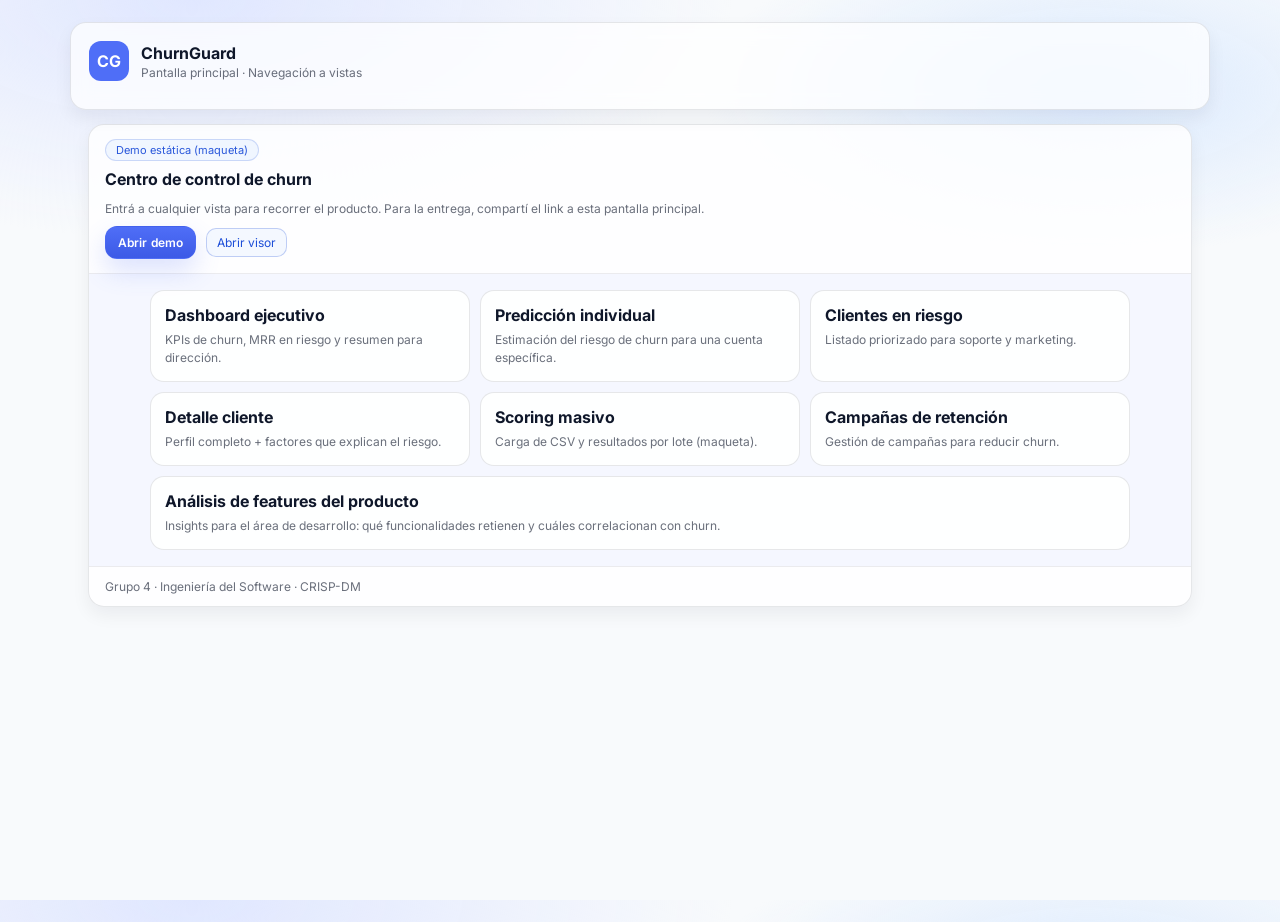
<file: UGR_INGENIERÍA DEL SOFTWARE_Grupo4-simple/UGR_IdS_TP_Grupo 4/Diseño/site/index.html>
<!DOCTYPE html>
<html lang="es">
<head>
  <meta charset="UTF-8" />
  <meta name="viewport" content="width=device-width,initial-scale=1" />
  <title>ChurnGuard — Inicio</title>
  <link rel="preconnect" href="https://fonts.googleapis.com" />
  <link rel="preconnect" href="https://fonts.gstatic.com" crossorigin />
  <link href="https://fonts.googleapis.com/css2?family=Inter:wght@400;500;600&display=swap" rel="stylesheet" />
  <link rel="stylesheet" href="./styles.css" />
</head>
<body>
  <header class="top">
    <div class="brand">
      <div class="brand__logo">CG</div>
      <div class="brand__text">
        <div class="brand__title">ChurnGuard</div>
        <div class="brand__sub">Pantalla principal · Navegación a vistas</div>
      </div>
    </div>
  </header>

  <main class="main">
    <section class="viewer landing">
      <div class="viewer__meta">
        <div class="landing__hero">
          <div class="landing__eyebrow">Demo estática (maqueta)</div>
          <div class="viewer__title">Centro de control de churn</div>
          <div class="viewer__hint">Entrá a cualquier vista para recorrer el producto. Para la entrega, compartí el link a esta pantalla principal.</div>
          <div class="landing__cta">
            <a class="btn" href="./viewer.html?view=dashboard_ejecutivo">Abrir demo</a>
            <a class="link" href="./viewer.html?view=dashboard_ejecutivo">Abrir visor</a>
          </div>
        </div>
      </div>

      <div class="viewer__frame">
        <div class="landing__wrap">
          <div class="landing__grid" aria-label="Vistas">
            <a class="landing__card" href="./viewer.html?view=dashboard_ejecutivo">
              <div class="landing__cardTitle">Dashboard ejecutivo</div>
              <div class="landing__cardBody">KPIs de churn, MRR en riesgo y resumen para dirección.</div>
            </a>
            <a class="landing__card" href="./viewer.html?view=prediccion_individual">
              <div class="landing__cardTitle">Predicción individual</div>
              <div class="landing__cardBody">Estimación del riesgo de churn para una cuenta específica.</div>
            </a>
            <a class="landing__card" href="./viewer.html?view=clientes_en_riesgo">
              <div class="landing__cardTitle">Clientes en riesgo</div>
              <div class="landing__cardBody">Listado priorizado para soporte y marketing.</div>
            </a>
            <a class="landing__card" href="./viewer.html?view=detalle_cliente">
              <div class="landing__cardTitle">Detalle cliente</div>
              <div class="landing__cardBody">Perfil completo + factores que explican el riesgo.</div>
            </a>
            <a class="landing__card" href="./viewer.html?view=scoring_masivo">
              <div class="landing__cardTitle">Scoring masivo</div>
              <div class="landing__cardBody">Carga de CSV y resultados por lote (maqueta).</div>
            </a>
            <a class="landing__card" href="./viewer.html?view=campanas_retencion">
              <div class="landing__cardTitle">Campañas de retención</div>
              <div class="landing__cardBody">Gestión de campañas para reducir churn.</div>
            </a>
            <a class="landing__card landing__cardWide" href="./viewer.html?view=analisis_features_desarrollo">
              <div class="landing__cardTitle">Análisis de features del producto</div>
              <div class="landing__cardBody">Insights para el área de desarrollo: qué funcionalidades retienen y cuáles correlacionan con churn.</div>
            </a>
          </div>
        </div>
      </div>

      <div class="viewer__footer">
        Grupo 4 · Ingeniería del Software · CRISP-DM
      </div>
    </section>
  </main>
</body>
</html>
</file>
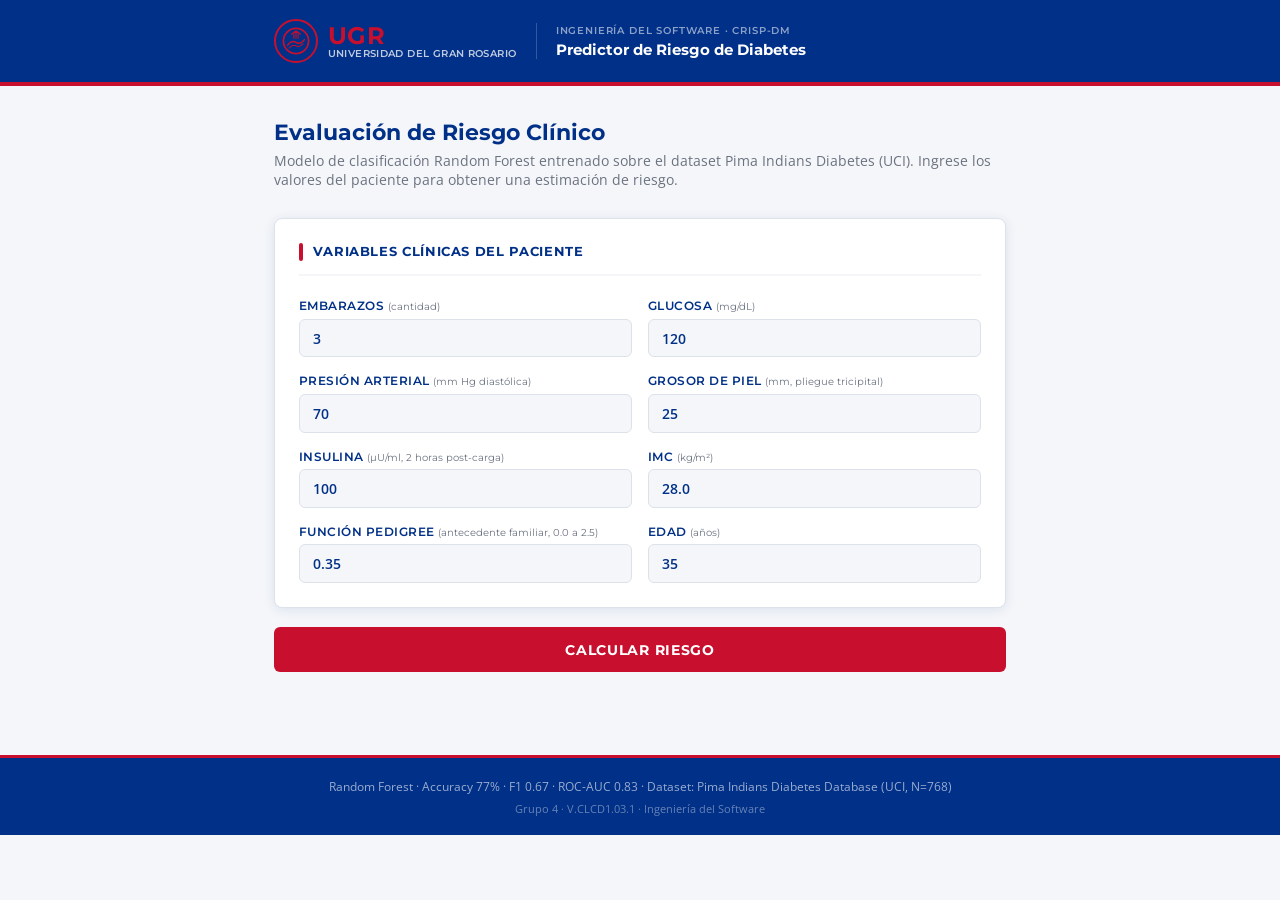
<file: UGR_INGENIERÍA DEL SOFTWARE_Grupo4-simple/Ejemplo/INGENIERIA DEL SOFTWARE_Grupo4.html>
<!DOCTYPE html>
<html lang="es">
<head>
<meta charset="UTF-8">
<meta name="viewport" content="width=device-width, initial-scale=1.0">
<title>Predictor de Diabetes - UGR</title>
<link href="https://fonts.googleapis.com/css2?family=Montserrat:wght@400;600;700&family=Open+Sans:wght@400;600&display=swap" rel="stylesheet">
<style>
  :root {
    --ugr-rojo: #C8102E;
    --ugr-azul: #003087;
    --ugr-azul-claro: #1a4da0;
    --blanco: #ffffff;
    --gris-fondo: #f4f6f9;
    --gris-borde: #dde2ea;
    --gris-texto: #4a5568;
    --gris-label: #6b7280;
    --verde: #1a7f4b;
    --verde-bg: #f0faf5;
    --rojo-bg: #fff5f5;
    --sombra: 0 2px 12px rgba(0,48,135,0.10);
  }

  * { box-sizing: border-box; margin: 0; padding: 0; }

  body {
    background: var(--gris-fondo);
    font-family: 'Open Sans', sans-serif;
    color: var(--gris-texto);
    min-height: 100vh;
  }

  /* HEADER */
  header {
    background: var(--ugr-azul);
    padding: 0;
    border-bottom: 4px solid var(--ugr-rojo);
  }

  .header-inner {
    max-width: 780px;
    margin: 0 auto;
    padding: 1.2rem 1.5rem;
    display: flex;
    align-items: center;
    gap: 1.2rem;
  }

  .logo-ugr {
    display: flex;
    align-items: center;
    gap: 0.6rem;
    flex-shrink: 0;
  }

  .logo-circulo {
    width: 44px;
    height: 44px;
    border-radius: 50%;
    border: 2.5px solid var(--ugr-rojo);
    display: flex;
    align-items: center;
    justify-content: center;
  }

  .logo-circulo svg {
    width: 28px;
    height: 28px;
  }

  .logo-texto {
    display: flex;
    flex-direction: column;
  }

  .logo-ugr-sigla {
    font-family: 'Montserrat', sans-serif;
    font-size: 1.5rem;
    font-weight: 700;
    color: var(--ugr-rojo);
    line-height: 1;
    letter-spacing: 0.02em;
  }

  .logo-ugr-nombre {
    font-family: 'Montserrat', sans-serif;
    font-size: 0.6rem;
    font-weight: 600;
    color: rgba(255,255,255,0.75);
    letter-spacing: 0.04em;
    text-transform: uppercase;
  }

  .header-divider {
    width: 1px;
    height: 36px;
    background: rgba(255,255,255,0.2);
    flex-shrink: 0;
  }

  .header-info {
    flex: 1;
  }

  .header-carrera {
    font-family: 'Montserrat', sans-serif;
    font-size: 0.65rem;
    font-weight: 600;
    color: rgba(255,255,255,0.55);
    text-transform: uppercase;
    letter-spacing: 0.08em;
    margin-bottom: 0.2rem;
  }

  .header-titulo {
    font-family: 'Montserrat', sans-serif;
    font-size: 0.95rem;
    font-weight: 700;
    color: var(--blanco);
  }

  /* CONTENIDO */
  .contenido {
    max-width: 780px;
    margin: 0 auto;
    padding: 2rem 1.5rem;
  }

  .page-title {
    font-family: 'Montserrat', sans-serif;
    font-size: 1.4rem;
    font-weight: 700;
    color: var(--ugr-azul);
    margin-bottom: 0.3rem;
  }

  .page-subtitle {
    font-size: 0.85rem;
    color: var(--gris-label);
    margin-bottom: 1.8rem;
  }

  /* CARD */
  .card {
    background: var(--blanco);
    border: 1px solid var(--gris-borde);
    border-radius: 8px;
    padding: 1.5rem;
    margin-bottom: 1.2rem;
    box-shadow: var(--sombra);
  }

  .card-header {
    display: flex;
    align-items: center;
    gap: 0.6rem;
    margin-bottom: 1.4rem;
    padding-bottom: 0.8rem;
    border-bottom: 2px solid var(--gris-fondo);
  }

  .card-header-bar {
    width: 4px;
    height: 18px;
    background: var(--ugr-rojo);
    border-radius: 2px;
    flex-shrink: 0;
  }

  .card-header-title {
    font-family: 'Montserrat', sans-serif;
    font-size: 0.8rem;
    font-weight: 700;
    color: var(--ugr-azul);
    text-transform: uppercase;
    letter-spacing: 0.05em;
  }

  .grid {
    display: grid;
    grid-template-columns: 1fr 1fr;
    gap: 1rem;
  }

  @media (max-width: 520px) { .grid { grid-template-columns: 1fr; } }

  .field {
    display: flex;
    flex-direction: column;
    gap: 0.35rem;
  }

  label {
    font-size: 0.75rem;
    font-weight: 600;
    color: var(--ugr-azul);
    font-family: 'Montserrat', sans-serif;
    text-transform: uppercase;
    letter-spacing: 0.04em;
  }

  .label-hint {
    font-size: 0.65rem;
    font-weight: 400;
    color: var(--gris-label);
    text-transform: none;
    letter-spacing: 0;
  }

  input[type="number"] {
    background: var(--gris-fondo);
    border: 1.5px solid var(--gris-borde);
    border-radius: 6px;
    color: var(--ugr-azul);
    font-family: 'Open Sans', sans-serif;
    font-size: 0.9rem;
    font-weight: 600;
    padding: 0.55rem 0.8rem;
    outline: none;
    transition: border-color 0.2s, background 0.2s;
    width: 100%;
  }

  input[type="number"]:focus {
    border-color: var(--ugr-azul);
    background: var(--blanco);
  }

  /* BOTON */
  .btn {
    width: 100%;
    padding: 0.85rem;
    background: var(--ugr-rojo);
    color: var(--blanco);
    border: none;
    border-radius: 6px;
    font-family: 'Montserrat', sans-serif;
    font-size: 0.9rem;
    font-weight: 700;
    cursor: pointer;
    letter-spacing: 0.05em;
    text-transform: uppercase;
    transition: background 0.2s, transform 0.1s;
    margin-bottom: 1.2rem;
  }

  .btn:hover { background: #a50d26; }
  .btn:active { transform: scale(0.99); }

  /* RESULTADO */
  #result { display: none; margin-bottom: 1.2rem; }

  .result-box {
    border-radius: 8px;
    padding: 1.4rem;
    border-left: 5px solid;
    display: flex;
    align-items: flex-start;
    gap: 1rem;
    box-shadow: var(--sombra);
  }

  .result-box.positivo {
    background: var(--rojo-bg);
    border-color: var(--ugr-rojo);
    border-top: 1px solid #fcc;
    border-right: 1px solid #fcc;
    border-bottom: 1px solid #fcc;
  }

  .result-box.negativo {
    background: var(--verde-bg);
    border-color: var(--verde);
    border-top: 1px solid #b7e4cc;
    border-right: 1px solid #b7e4cc;
    border-bottom: 1px solid #b7e4cc;
  }

  .result-icon {
    font-size: 1.8rem;
    flex-shrink: 0;
    margin-top: 0.1rem;
  }

  .result-label {
    font-family: 'Montserrat', sans-serif;
    font-size: 0.95rem;
    font-weight: 700;
    margin-bottom: 0.25rem;
  }

  .result-label.positivo { color: var(--ugr-rojo); }
  .result-label.negativo { color: var(--verde); }

  .result-prob {
    font-size: 0.8rem;
    color: var(--gris-label);
    margin-bottom: 0.6rem;
  }

  .result-desc {
    font-size: 0.82rem;
    color: var(--gris-texto);
    line-height: 1.55;
  }

  .prob-bar-wrap {
    margin-top: 0.8rem;
    background: var(--gris-borde);
    border-radius: 4px;
    height: 6px;
    width: 100%;
  }

  .prob-bar {
    height: 6px;
    border-radius: 4px;
    transition: width 0.6s ease;
  }

  .prob-bar.positivo { background: var(--ugr-rojo); }
  .prob-bar.negativo { background: var(--verde); }

  .chips-row {
    display: flex;
    gap: 0.6rem;
    margin-top: 1rem;
    flex-wrap: wrap;
  }

  .chip {
    background: var(--blanco);
    border: 1px solid var(--gris-borde);
    border-radius: 20px;
    padding: 0.3rem 0.75rem;
    font-size: 0.72rem;
    color: var(--gris-label);
    font-family: 'Open Sans', sans-serif;
  }

  .chip strong {
    color: var(--ugr-azul);
    font-weight: 600;
  }

  /* LOADING */
  .loading {
    display: none;
    text-align: center;
    color: var(--gris-label);
    font-size: 0.85rem;
    padding: 1rem;
    font-family: 'Open Sans', sans-serif;
  }

  .dot { animation: blink 1.2s infinite; }
  .dot:nth-child(2) { animation-delay: 0.2s; }
  .dot:nth-child(3) { animation-delay: 0.4s; }
  @keyframes blink { 0%,80%,100%{opacity:0} 40%{opacity:1} }

  /* FOOTER */
  footer {
    background: var(--ugr-azul);
    border-top: 3px solid var(--ugr-rojo);
    padding: 1.2rem 1.5rem;
    text-align: center;
    margin-top: 2rem;
  }

  .footer-inner {
    max-width: 780px;
    margin: 0 auto;
  }

  .footer-metricas {
    font-size: 0.75rem;
    color: rgba(255,255,255,0.6);
    margin-bottom: 0.4rem;
    font-family: 'Open Sans', sans-serif;
  }

  .footer-aviso {
    font-size: 0.7rem;
    color: rgba(255,255,255,0.4);
    font-family: 'Open Sans', sans-serif;
  }
</style>
</head>
<body>

<header>
  <div class="header-inner">
    <div class="logo-ugr">
      <div class="logo-circulo">
        <svg viewBox="0 0 40 40" fill="none" xmlns="http://www.w3.org/2000/svg">
          <circle cx="20" cy="20" r="18" stroke="#C8102E" stroke-width="2.5" fill="none"/>
          <path d="M8 26 Q14 18 20 22 Q26 26 32 18" stroke="#C8102E" stroke-width="2" fill="none" stroke-linecap="round"/>
          <path d="M10 30 Q16 24 20 27 Q24 30 30 24" stroke="#C8102E" stroke-width="1.5" fill="none" stroke-linecap="round"/>
          <path d="M14 10 L20 6 L26 10" stroke="#C8102E" stroke-width="2" fill="none" stroke-linecap="round" stroke-linejoin="round"/>
          <path d="M17 10 L17 16 M20 8 L20 16 M23 10 L23 16" stroke="#C8102E" stroke-width="1.5" fill="none" stroke-linecap="round"/>
        </svg>
      </div>
      <div class="logo-texto">
        <span class="logo-ugr-sigla">UGR</span>
        <span class="logo-ugr-nombre">Universidad del Gran Rosario</span>
      </div>
    </div>
    <div class="header-divider"></div>
    <div class="header-info">
      <div class="header-carrera">Ingeniería del Software · CRISP-DM</div>
      <div class="header-titulo">Predictor de Riesgo de Diabetes</div>
    </div>
  </div>
</header>

<div class="contenido">

  <div class="page-title">Evaluación de Riesgo Clínico</div>
  <div class="page-subtitle">Modelo de clasificación Random Forest entrenado sobre el dataset Pima Indians Diabetes (UCI). Ingrese los valores del paciente para obtener una estimación de riesgo.</div>

  <div class="card">
    <div class="card-header">
      <div class="card-header-bar"></div>
      <div class="card-header-title">Variables Clínicas del Paciente</div>
    </div>
    <div class="grid">
      <div class="field">
        <label>Embarazos <span class="label-hint">(cantidad)</span></label>
        <input type="number" id="embarazos" min="0" max="20" value="3" step="1">
      </div>
      <div class="field">
        <label>Glucosa <span class="label-hint">(mg/dL)</span></label>
        <input type="number" id="glucosa" min="50" max="300" value="120" step="1">
      </div>
      <div class="field">
        <label>Presión Arterial <span class="label-hint">(mm Hg diastólica)</span></label>
        <input type="number" id="presion" min="20" max="140" value="70" step="1">
      </div>
      <div class="field">
        <label>Grosor de Piel <span class="label-hint">(mm, pliegue tricipital)</span></label>
        <input type="number" id="piel" min="0" max="100" value="25" step="1">
      </div>
      <div class="field">
        <label>Insulina <span class="label-hint">(μU/ml, 2 horas post-carga)</span></label>
        <input type="number" id="insulina" min="0" max="900" value="100" step="1">
      </div>
      <div class="field">
        <label>IMC <span class="label-hint">(kg/m²)</span></label>
        <input type="number" id="imc" min="10" max="70" value="28.0" step="0.1">
      </div>
      <div class="field">
        <label>Función Pedigree <span class="label-hint">(antecedente familiar, 0.0 a 2.5)</span></label>
        <input type="number" id="pedigree" min="0" max="2.5" value="0.35" step="0.001">
      </div>
      <div class="field">
        <label>Edad <span class="label-hint">(años)</span></label>
        <input type="number" id="edad" min="18" max="100" value="35" step="1">
      </div>
    </div>
  </div>

  <button class="btn" onclick="predecir()">Calcular Riesgo</button>

  <div class="loading" id="loading">
    Procesando<span class="dot">.</span><span class="dot">.</span><span class="dot">.</span>
  </div>

  <div id="result"></div>

</div>

<footer>
  <div class="footer-inner">
    <div class="footer-metricas">Random Forest · Accuracy 77% · F1 0.67 · ROC-AUC 0.83 · Dataset: Pima Indians Diabetes Database (UCI, N=768)</div>
    <div class="footer-aviso">Grupo 4 · V.CLCD1.03.1 · Ingeniería del Software</div>
  </div>
</footer>

<script>
function sigmoid(x) {
  return 1 / (1 + Math.exp(-x));
}

function predecir() {
  const vals = {
    embarazos: +document.getElementById('embarazos').value,
    glucosa:   +document.getElementById('glucosa').value,
    presion:   +document.getElementById('presion').value,
    piel:      +document.getElementById('piel').value,
    insulina:  +document.getElementById('insulina').value,
    imc:       +document.getElementById('imc').value,
    pedigree:  +document.getElementById('pedigree').value,
    edad:      +document.getElementById('edad').value,
  };

  const score =
    (vals.glucosa   - 120) * 0.035  +
    (vals.imc       -  32) * 0.025  +
    (vals.edad      -  33) * 0.018  +
    (vals.pedigree  - 0.47)* 0.9    +
    (vals.insulina  - 100) * 0.003  +
    (vals.embarazos -  3.8)* 0.05   +
    (vals.presion   -  69) * 0.005  +
    (vals.piel      -  20) * 0.004  +
    (-1.2);

  const prob = Math.min(0.97, Math.max(0.03, sigmoid(score)));
  const prediccion = prob >= 0.5 ? 1 : 0;

  document.getElementById('loading').style.display = 'block';
  document.getElementById('result').style.display = 'none';

  setTimeout(() => {
    document.getElementById('loading').style.display = 'none';
    mostrarResultado(prediccion, prob, vals);
  }, 700);
}

function mostrarResultado(pred, prob, vals) {
  const cls = pred === 1 ? 'positivo' : 'negativo';
  const icon = pred === 1 ? '⚠' : '✓';
  const label = pred === 1 ? 'Resultado positivo: riesgo de diabetes detectado' : 'Resultado negativo: sin indicios de diabetes';
  const desc = pred === 1
    ? 'El modelo clasifica al paciente como de riesgo elevado. Se recomienda derivación a endocrinología y estudios confirmatorios (HbA1c, curva de glucemia).'
    : 'El modelo no detecta riesgo significativo en función de los indicadores ingresados. Se recomienda seguimiento rutinario.';

  const factorPrincipal = vals.glucosa > 130 ? 'Glucosa elevada'
    : vals.imc > 30 ? 'IMC elevado'
    : vals.pedigree > 0.5 ? 'Antecedente familiar'
    : 'Edad';

  const html = `
    <div class="card result-box ${cls}">
      <div class="result-icon">${icon}</div>
      <div style="width:100%">
        <div class="result-label ${cls}">${label}</div>
        <div class="result-prob">Probabilidad estimada: ${(prob * 100).toFixed(1)}%</div>
        <div class="prob-bar-wrap">
          <div class="prob-bar ${cls}" style="width:${(prob*100).toFixed(1)}%"></div>
        </div>
        <div class="result-desc" style="margin-top:0.8rem">${desc}</div>
        <div class="chips-row">
          <div class="chip">Glucosa: <strong>${vals.glucosa} mg/dL</strong></div>
          <div class="chip">IMC: <strong>${vals.imc}</strong></div>
          <div class="chip">Edad: <strong>${vals.edad} años</strong></div>
          <div class="chip">Factor principal: <strong>${factorPrincipal}</strong></div>
        </div>
      </div>
    </div>
  `;

  const r = document.getElementById('result');
  r.innerHTML = html;
  r.style.display = 'block';
}
</script>
</body>
</html>
</file>
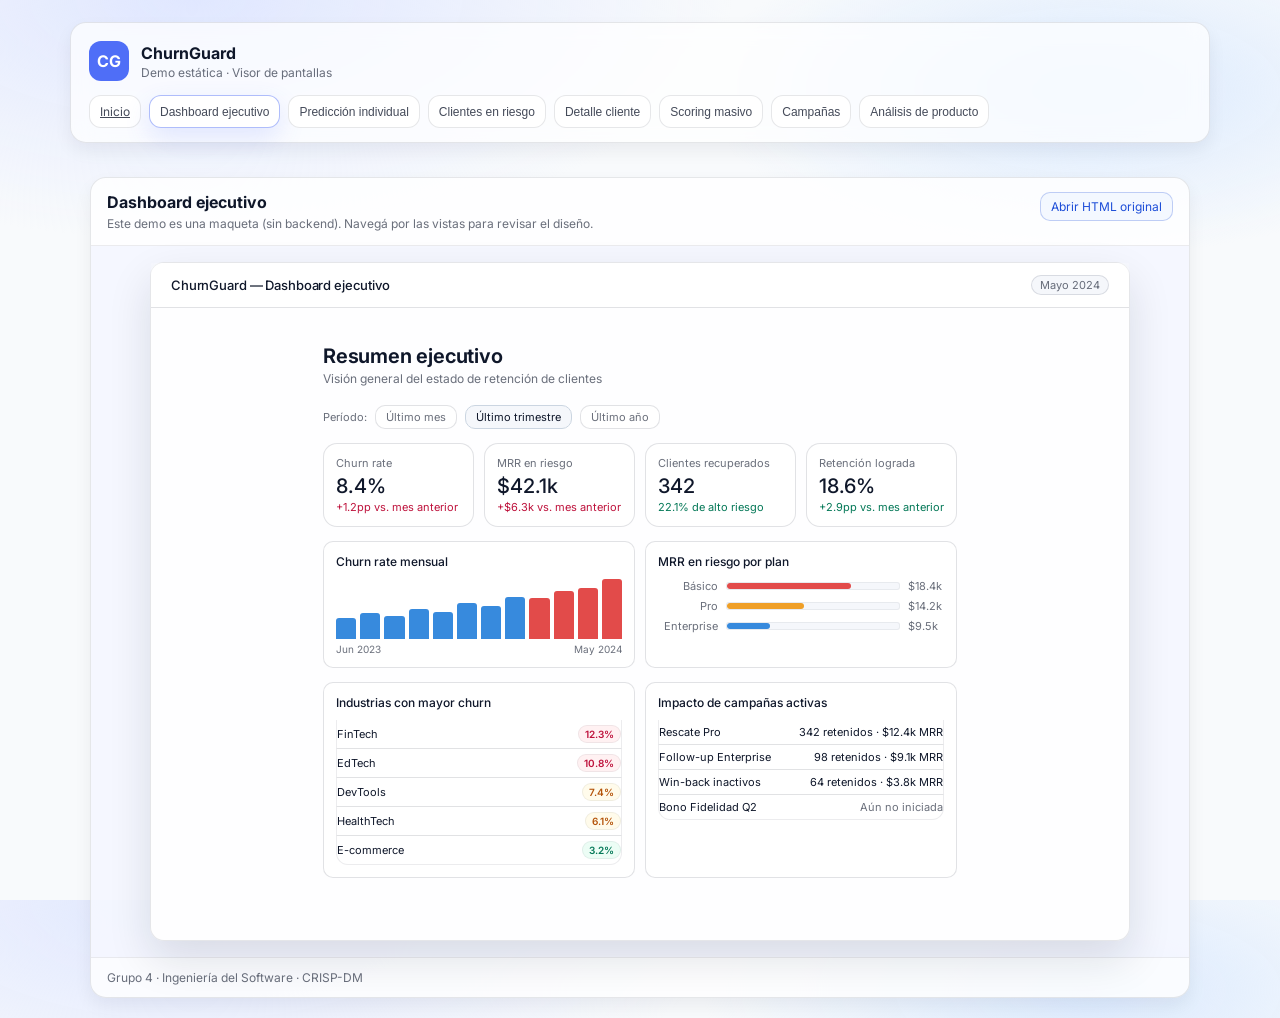
<file: UGR_INGENIERÍA DEL SOFTWARE_Grupo4-simple/UGR_IdS_TP_Grupo 4/Diseño/site/viewer.html>
<!DOCTYPE html>
<html lang="es">
<head>
  <meta charset="UTF-8" />
  <meta name="viewport" content="width=device-width,initial-scale=1" />
  <title>ChurnGuard — Demo (Visor)</title>
  <link rel="preconnect" href="https://fonts.googleapis.com" />
  <link rel="preconnect" href="https://fonts.gstatic.com" crossorigin />
  <link href="https://fonts.googleapis.com/css2?family=Inter:wght@400;500;600&display=swap" rel="stylesheet" />
  <link rel="stylesheet" href="./styles.css" />
</head>
<body>
  <header class="top">
    <div class="brand">
      <div class="brand__logo">CG</div>
      <div class="brand__text">
        <div class="brand__title">ChurnGuard</div>
        <div class="brand__sub">Demo estática · Visor de pantallas</div>
      </div>
    </div>

    <nav class="nav" aria-label="Pantallas">
      <a class="nav__item" href="./index.html">Inicio</a>
      <button class="nav__item" data-view="dashboard_ejecutivo">Dashboard ejecutivo</button>
      <button class="nav__item" data-view="prediccion_individual">Predicción individual</button>
      <button class="nav__item" data-view="clientes_en_riesgo">Clientes en riesgo</button>
      <button class="nav__item" data-view="detalle_cliente">Detalle cliente</button>
      <button class="nav__item" data-view="scoring_masivo">Scoring masivo</button>
      <button class="nav__item" data-view="campanas_retencion">Campañas</button>
      <button class="nav__item" data-view="analisis_features_desarrollo">Análisis de producto</button>
    </nav>
  </header>

  <main class="main">
    <div class="viewer">
      <div class="viewer__meta">
        <div>
          <div class="viewer__title" id="viewerTitle">Cargando…</div>
          <div class="viewer__hint">Este demo es una maqueta (sin backend). Navegá por las vistas para revisar el diseño.</div>
        </div>
        <div class="viewer__actions">
          <a class="link" id="openRaw" href="#" target="_blank" rel="noreferrer">Abrir HTML original</a>
        </div>
      </div>

      <div class="viewer__frame" id="mount" aria-live="polite"></div>

      <div class="viewer__footer">
        Grupo 4 · Ingeniería del Software · CRISP-DM
      </div>
    </div>
  </main>

  <script src="./site.js"></script>
</body>
</html>
</file>
<file: UGR_INGENIERÍA DEL SOFTWARE_Grupo4-simple/UGR_IdS_TP_Grupo 4/Diseño/site/styles.css>
:root {
  --font-sans: Inter, system-ui, -apple-system, Segoe UI, Roboto, Arial, sans-serif;

  --border-radius-md: 10px;
  --border-radius-lg: 14px;

  --color-background-primary: #ffffff;
  --color-background-secondary: #f5f7fb;
  --color-background-tertiary: #eef2ff;

  --color-border-secondary: #cbd5e1;
  --color-border-tertiary: rgba(15, 23, 42, 0.12);

  --color-text-primary: #0f172a;
  --color-text-secondary: rgba(15, 23, 42, 0.62);

  --color-background-danger: #fff1f2;
  --color-text-danger: #be123c;

  --color-background-warning: #fffbeb;
  --color-text-warning: #b45309;

  --color-background-success: #ecfdf5;
  --color-text-success: #047857;

  --color-background-info: #eff6ff;
  --color-text-info: #1d4ed8;

  --shadow-sm: 0 8px 18px rgba(15, 23, 42, 0.06);
  --shadow-md: 0 18px 44px rgba(15, 23, 42, 0.12);
  --focus-ring: 0 0 0 3px rgba(79, 110, 247, 0.25);
}

* { box-sizing: border-box; }

html, body {
  height: 100%;
}

body {
  margin: 0;
  font-family: var(--font-sans);
  background: radial-gradient(900px 400px at 15% 0%, #e0e7ff 0%, rgba(224,231,255,0) 60%),
              radial-gradient(700px 300px at 85% 10%, #dbeafe 0%, rgba(219,234,254,0) 55%),
              #f8fafc;
  color: var(--color-text-primary);
}

a,
button {
  -webkit-tap-highlight-color: transparent;
}

:focus-visible {
  outline: none;
  box-shadow: var(--focus-ring);
}

code {
  font-family: ui-monospace, SFMono-Regular, Menlo, Monaco, Consolas, "Liberation Mono", "Courier New", monospace;
  font-size: 0.95em;
}

.top {
  max-width: 1140px;
  margin: 22px auto 0;
  padding: 18px 18px 14px;
  background: rgba(255,255,255,0.72);
  border: 1px solid rgba(15, 23, 42, 0.10);
  backdrop-filter: blur(10px);
  border-radius: 16px;
  box-shadow: var(--shadow-sm);
}

.brand {
  display: flex;
  gap: 12px;
  align-items: center;
  margin-bottom: 14px;
}

.brand__logo {
  width: 40px;
  height: 40px;
  border-radius: 12px;
  background: #4f6ef7;
  display: grid;
  place-items: center;
  color: white;
  font-weight: 700;
  letter-spacing: 0.02em;
}

.brand__title {
  font-weight: 700;
}

.brand__sub {
  font-size: 12px;
  color: var(--color-text-secondary);
  margin-top: 2px;
}

.nav {
  display: flex;
  flex-wrap: wrap;
  gap: 8px;
}

.nav__item {
  appearance: none;
  border: 1px solid rgba(15, 23, 42, 0.10);
  background: white;
  padding: 8px 10px;
  border-radius: 12px;
  cursor: pointer;
  font-size: 12px;
  color: rgba(15,23,42,0.78);
  transition: transform 120ms ease, box-shadow 120ms ease, border-color 120ms ease;
}

.nav__item:hover {
  transform: translateY(-1px);
  box-shadow: 0 8px 22px rgba(15, 23, 42, 0.08);
}

.nav__item.is-active {
  border-color: rgba(79, 110, 247, 0.45);
  box-shadow: 0 10px 26px rgba(79, 110, 247, 0.16);
}

.nav__item:focus-visible {
  box-shadow: var(--focus-ring);
}

.main {
  max-width: 1140px;
  margin: 14px auto 40px;
  padding: 0 18px;
}

.viewer {
  background: rgba(255,255,255,0.82);
  border: 1px solid rgba(15, 23, 42, 0.10);
  border-radius: 16px;
  overflow: hidden;
  box-shadow: var(--shadow-sm);
}

.viewer__meta {
  display: flex;
  gap: 12px;
  align-items: flex-start;
  justify-content: space-between;
  padding: 14px 16px;
  border-bottom: 1px solid rgba(15, 23, 42, 0.08);
}

.viewer__title {
  font-weight: 700;
}

.viewer__hint {
  font-size: 12px;
  color: var(--color-text-secondary);
  margin-top: 4px;
}

.viewer__actions {
  display: flex;
  align-items: center;
  gap: 10px;
}

.link {
  font-size: 12px;
  color: #1d4ed8;
  text-decoration: none;
  padding: 6px 10px;
  border-radius: 10px;
  border: 1px solid rgba(29, 78, 216, 0.25);
  background: rgba(239, 246, 255, 0.7);
}

.link:hover {
  background: rgba(239, 246, 255, 1);
}

.btn {
  display: inline-flex;
  align-items: center;
  justify-content: center;
  gap: 8px;
  padding: 8px 12px;
  border-radius: 12px;
  font-size: 12px;
  font-weight: 600;
  letter-spacing: 0.01em;
  text-decoration: none;
  color: #ffffff;
  background: linear-gradient(180deg, rgba(79,110,247,1) 0%, rgba(60,90,230,1) 100%);
  border: 1px solid rgba(79, 110, 247, 0.35);
  box-shadow: 0 12px 26px rgba(79, 110, 247, 0.20);
}

.btn:hover {
  box-shadow: 0 14px 30px rgba(79, 110, 247, 0.26);
}

.btn:focus-visible,
.link:focus-visible {
  box-shadow: var(--focus-ring);
}

.viewer__frame {
  padding: 16px;
}

.viewer__frame {
  background: rgba(238, 242, 255, 0.55);
}

.viewer__frame .screen {
  max-width: 980px;
  margin: 0 auto;
}

.viewer__footer {
  padding: 12px 16px;
  border-top: 1px solid rgba(15, 23, 42, 0.08);
  font-size: 12px;
  color: var(--color-text-secondary);
}

/* Landing */
.landing__hero {
  display: flex;
  flex-direction: column;
  gap: 8px;
}

.landing__eyebrow {
  display: inline-flex;
  width: fit-content;
  font-size: 11px;
  padding: 3px 10px;
  border-radius: 999px;
  background: rgba(239, 246, 255, 0.9);
  border: 1px solid rgba(29, 78, 216, 0.18);
  color: rgba(29, 78, 216, 0.95);
}

.landing__cta {
  display: flex;
  gap: 10px;
  align-items: center;
  margin-top: 2px;
}

.landing__wrap {
  max-width: 980px;
  margin: 0 auto;
}

.landing__grid {
  display: grid;
  grid-template-columns: repeat(3, minmax(0, 1fr));
  gap: 10px;
}

.landing__card {
  text-decoration: none;
  display: block;
  padding: 14px;
  border-radius: 14px;
  background: rgba(255,255,255,0.90);
  border: 1px solid rgba(15, 23, 42, 0.10);
  transition: transform 120ms ease, box-shadow 120ms ease, border-color 120ms ease;
}

.landing__card:hover {
  transform: translateY(-2px);
  border-color: rgba(79, 110, 247, 0.40);
  box-shadow: 0 16px 32px rgba(15, 23, 42, 0.10);
}

.landing__cardTitle {
  font-weight: 700;
  color: var(--color-text-primary);
}

.landing__cardBody {
  margin-top: 6px;
  font-size: 12px;
  color: var(--color-text-secondary);
  line-height: 1.5;
}

.landing__cardWide {
  grid-column: span 3;
}

@media (max-width: 920px) {
  .landing__grid {
    grid-template-columns: repeat(2, minmax(0, 1fr));
  }

  .landing__cardWide {
    grid-column: span 2;
  }
}

@media (max-width: 620px) {
  .landing__grid {
    grid-template-columns: 1fr;
  }

  .landing__cardWide {
    grid-column: span 1;
  }

  .landing__cta {
    flex-direction: column;
    align-items: stretch;
  }

  .landing__cta .link,
  .landing__cta .btn {
    width: 100%;
    justify-content: center;
  }
}

#mount .sidebar {
  display: none;
}

#mount .layout {
  grid-template-columns: 1fr;
}

#mount {
  color: var(--color-text-primary);
}

#mount .screen {
  background: rgba(255, 255, 255, 0.88);
  border: 1px solid rgba(15, 23, 42, 0.10);
  box-shadow: var(--shadow-md);
}

#mount .topbar {
  position: sticky;
  top: 0;
  z-index: 2;
  background: rgba(255, 255, 255, 0.92);
  backdrop-filter: blur(10px);
}

#mount .page-title {
  letter-spacing: -0.01em;
}

#mount .card {
  box-shadow: 0 10px 24px rgba(15, 23, 42, 0.06);
}

#mount button,
#mount input,
#mount select {
  font-family: var(--font-sans);
}

#mount .main {
  padding: 22px;
}

#mount .page-title {
  font-size: 20px;
  font-weight: 650;
}

#mount .page-sub {
  font-size: 12px;
  line-height: 1.55;
}

#mount .card {
  background: rgba(255, 255, 255, 0.92);
  border: 1px solid rgba(15, 23, 42, 0.10);
  border-radius: 14px;
}

#mount .card-title {
  font-size: 12px;
  font-weight: 650;
}

#mount .topbar-title {
  letter-spacing: -0.01em;
}

#mount .badge-teal,
#mount .badge-coral,
#mount .badge-indigo,
#mount .badge-purple {
  border: 1px solid rgba(15, 23, 42, 0.08);
}

#mount .thead {
  border: 1px solid rgba(15, 23, 42, 0.08);
  border-bottom: none;
}

#mount .trow {
  border-left: 1px solid rgba(15, 23, 42, 0.08);
  border-right: 1px solid rgba(15, 23, 42, 0.08);
}

#mount .trow:last-child {
  border-bottom: 1px solid rgba(15, 23, 42, 0.08);
  border-radius: 0 0 12px 12px;
}

#mount .thead {
  border-radius: 12px 12px 0 0;
}

#mount .pill {
  font-weight: 600;
  border: 1px solid rgba(15, 23, 42, 0.06);
}

#mount .upload-btn,
#mount .process-btn,
#mount .create-btn {
  background: linear-gradient(180deg, rgba(79,110,247,1) 0%, rgba(60,90,230,1) 100%);
  border: 1px solid rgba(79, 110, 247, 0.35);
  box-shadow: 0 10px 24px rgba(79, 110, 247, 0.18);
}

#mount .upload-btn:hover,
#mount .process-btn:hover,
#mount .create-btn:hover {
  box-shadow: 0 12px 28px rgba(79, 110, 247, 0.24);
}

#mount .adv-btn {
  background: rgba(255,255,255,0.86);
  border: 1px solid rgba(15, 23, 42, 0.10);
}

#mount .field-select {
  background: rgba(245, 247, 251, 0.9);
  border: 1px solid rgba(15, 23, 42, 0.12);
  color: rgba(15,23,42,0.78);
}

#mount .upload-btn:focus-visible,
#mount .process-btn:focus-visible,
#mount .create-btn:focus-visible,
#mount .adv-btn:focus-visible,
#mount .field-select:focus-visible {
  box-shadow: var(--focus-ring);
}

#mount .upload-zone {
  background: rgba(245, 247, 251, 0.75);
  border-color: rgba(79, 110, 247, 0.35);
}

#mount .file-item {
  border: 1px solid rgba(15, 23, 42, 0.10);
}

#mount .stat {
  border: 1px solid rgba(15, 23, 42, 0.06);
}

#mount .stat,
#mount .kpi {
  background: rgba(255,255,255,0.90);
}

#mount .kpi {
  border-radius: 14px;
}

#mount .nav-item {
  border-radius: 12px;
}

#mount .factor-bar,
#mount .bar-track,
#mount .prog-track {
  border: 1px solid rgba(15, 23, 42, 0.06);
}

@media (max-width: 720px) {
  .viewer__meta {
    flex-direction: column;
    align-items: stretch;
  }

  .viewer__actions {
    justify-content: flex-start;
  }

  .viewer__frame {
    padding: 12px;
  }

  #mount .main {
    padding: 16px;
  }
}
</file>
